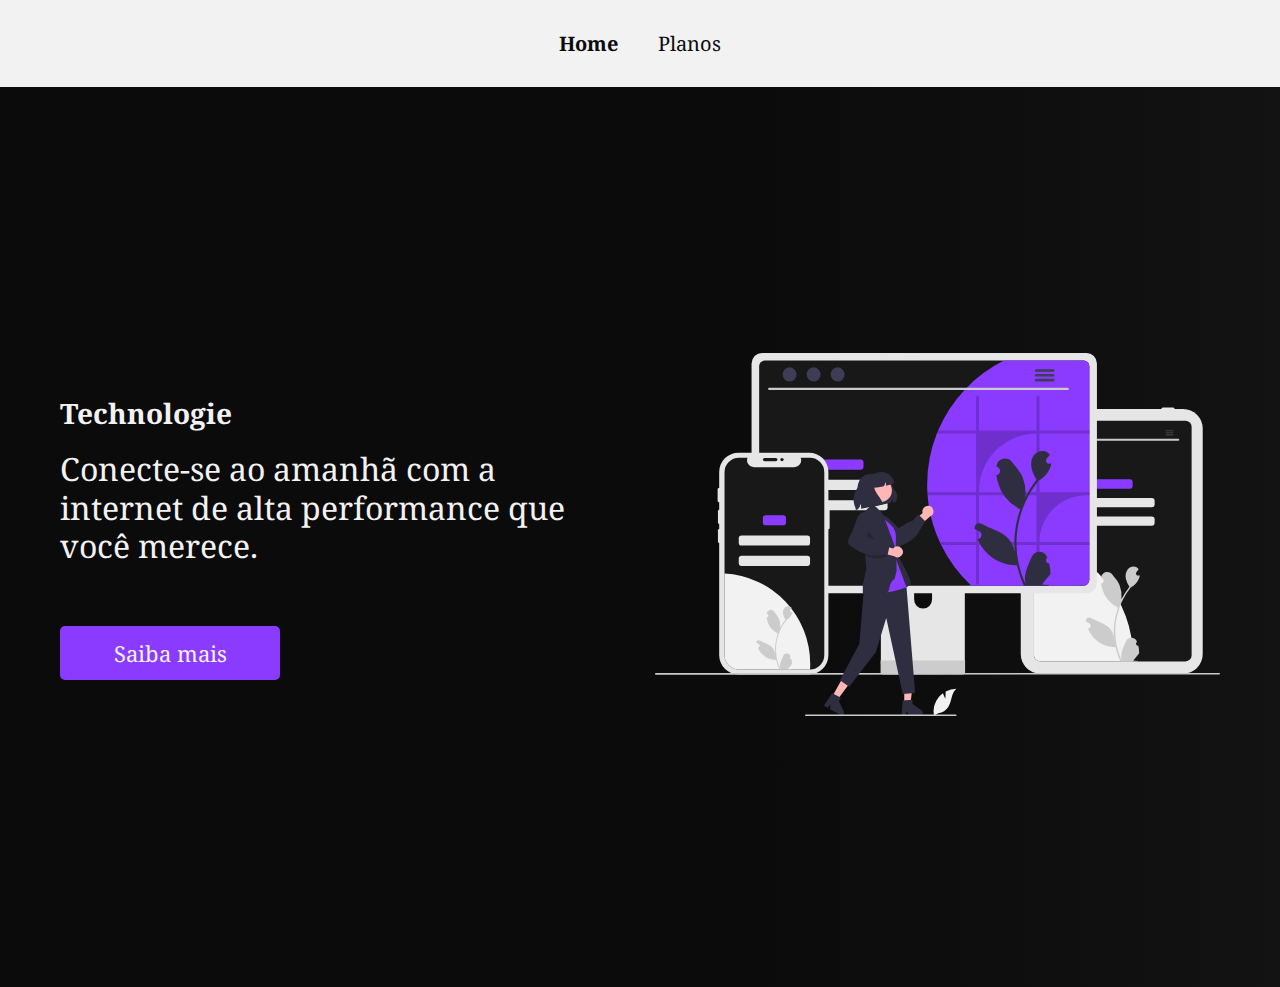
<file: index.html>
<!DOCTYPE html>
<html lang="en">

<head>
  <meta charset="UTF-8">
  <meta name="viewport" content="width=device-width, initial-scale=1.0">
  <link href="https://fonts.googleapis.com/css?family=Noto+Serif:400,700" rel="stylesheet">
  <link rel="stylesheet" href="./styles/pages/index.css">
  <title>Technologie</title>
</head>

<body>
  <header class="header">
    <nav>
      <ul>
        <li><a href="index.html" class="active">Home</a></li>
        <li><a href="./planos.html">Planos</a></li>
      </ul>
    </nav>
  </header>
  <main class="main">
    <section class="main__descriptions">
      <h1 class="main__descriptions__title">Technologie</h1>
      <p class="main__descriptions__subtitle">
        Conecte-se ao amanhã com a internet
        <br>
        de alta performance que você merece.
      </p>
      <a href="planos.html" class="button-primary">Saiba mais</a>
    </section>
    <section class="main__brand">
      <img src="./src/web.svg" alt="Imagem capa">
    </section>
  </main>
</body>

</html>
</file>
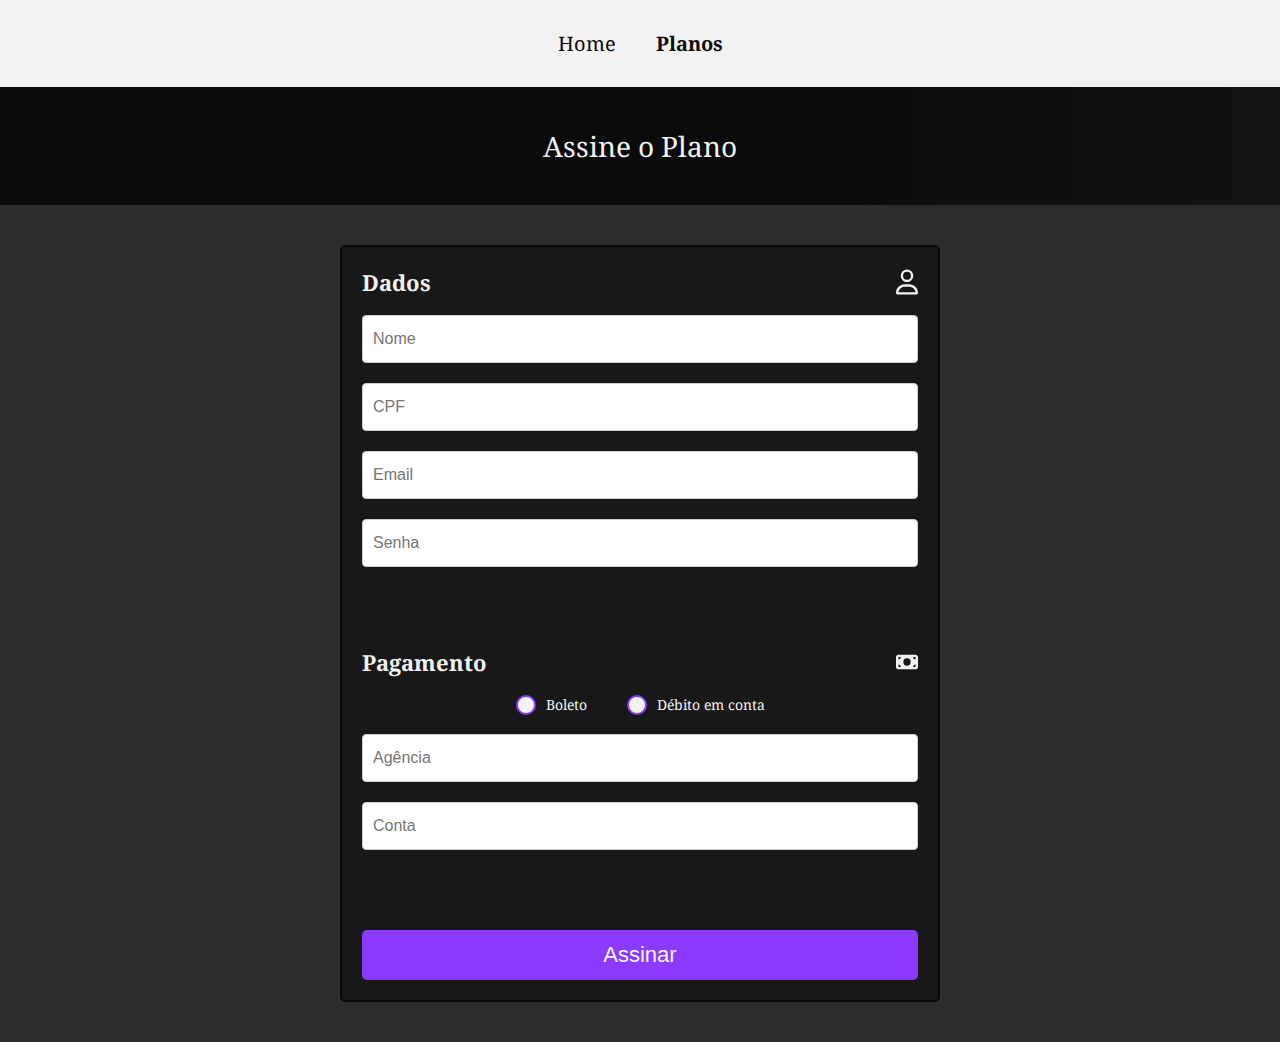
<file: pagar.html>
<!DOCTYPE html>
<html lang="en">

<head>
  <meta charset="UTF-8">
  <meta name="viewport" content="width=device-width, initial-scale=1.0">
  <link href="https://fonts.googleapis.com/css?family=Noto+Serif:400,700" rel="stylesheet">
  <link rel="stylesheet" href="./styles/pages/pagar.css">
  <title>Technologie - Planos</title>
</head>

<body>
  <header class="header">
    <nav>
      <ul>
        <li><a href="index.html">Home</a></li>
        <li><a href="./planos.html" class="active">Planos</a></li>
      </ul>
    </nav>
  </header>
  <main class="t-plans">
    <div class="head">
      <h1 class="head__title">Assine o Plano</h1>
    </div>
    <form class="p-payment">
      <div class="p-payment__content">
        <div class="p-payment__content__top">
          <h2>Dados</h2>
          <img src="./src/icons/user-regular.svg" alt="Icone usuário">
        </div>
        <input type="text" id="name" name="name" placeholder="Nome" required>
        <input type="text" id="cpf" name="cpf" placeholder="CPF" required>
        <input type="email" id="email" name="email" placeholder="Email" required>
        <input type="password" id="password" name="password" placeholder="Senha" required>
      </div>
      <div class="p-payment__content">
        <div class="p-payment__content__top">
          <h2>Pagamento</h2>
          <img src="./src/icons/money-bill-solid.svg" alt="Icone usuário">
        </div>
        <div class="radio__options">
          <div class="radio__options__op">
            <input type="radio" id="ticket" name="payment-method" value="boleto">
            <label for="ticket">
              <span class="custom-radio"></span>
              Boleto
            </label>
          </div>
          <div class="radio__options__op">
            <input type="radio" id="number-credit" name="payment-method" value="credit-card">
            <label for="number-credit">
              <span class="custom-radio"></span>
              Débito em conta
            </label>
          </div>
        </div>
        <input type="text" name="agency" placeholder="Agência">
        <input type="text" name="account" placeholder="Conta">
      </div>
      <div>
        <button type="submit" class="button-primary">Assinar</button>
      </div>
    </form>
  </main>
</body>

</html>
</file>
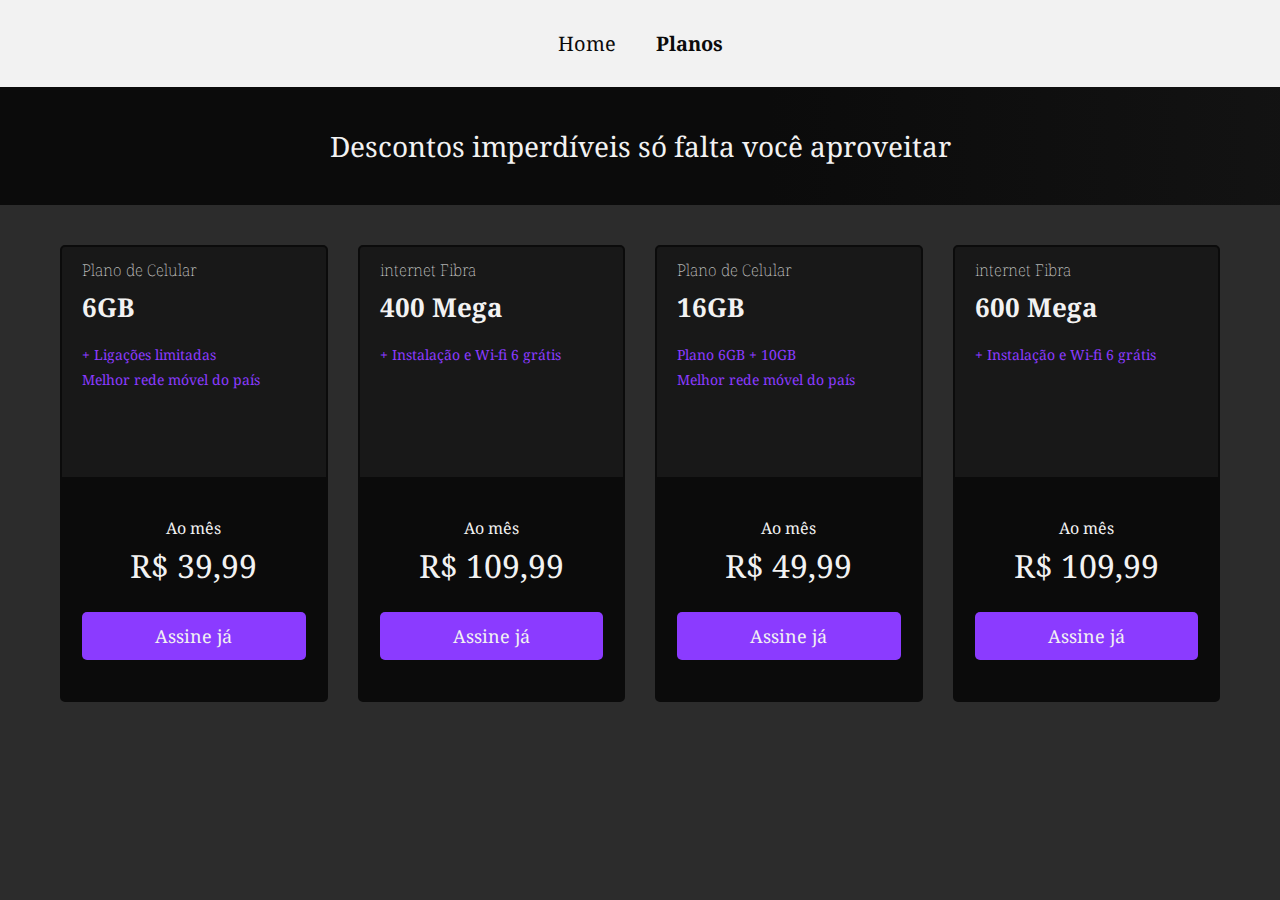
<file: planos.html>
<!DOCTYPE html>
<html lang="en">

<head>
  <meta charset="UTF-8">
  <meta name="viewport" content="width=device-width, initial-scale=1.0">
  <link href="https://fonts.googleapis.com/css?family=Noto+Serif:400,700" rel="stylesheet">
  <link rel="stylesheet" href="./styles/pages/planos.css">
  <title>Technologie - Planos</title>
</head>

<body>
  <header class="header">
    <nav>
      <ul>
        <li><a href="index.html">Home</a></li>
        <li><a href="./planos.html" class="active">Planos</a></li>
      </ul>
    </nav>
  </header>
  <main class="t-plans">
    <div class="head">
      <h1 class="head__title">Descontos imperdíveis só falta você aproveitar</h1>
    </div>
    <ul class="t-plans__list">
      <li class="t-plans__list__plan">
        <div class="t-plans__list__plan__details">
          <h2>Plano de Celular</h2>
          <h3>6GB</h3>
          <p class="t-plans__list__plan__block__info">+ Ligações limitadas</p>
          <p class="t-plans__list__plan__block__info">Melhor rede móvel do país</p>
        </div>
        <div class="t-plans__list__plan__block">
          <span>Ao mês</span>
          <p>R$ 39,99</p>
          <a class="button-primary" href="./pagar.html">Assine já</a>
        </div>
      </li>
      <li class="t-plans__list__plan">
        <div class="t-plans__list__plan__details">
          <h2>internet Fibra</h2>
          <h3>400 Mega</h3>
          <p class="t-plans__list__plan__block__info">+ Instalação e Wi-fi 6 grátis</p>
        </div>
        <div class="t-plans__list__plan__block">
          <span>Ao mês</span>
          <p>R$ 109,99</p>
          <a class="button-primary" href="./pagar.html">Assine já</a>
        </div>
      </li>
      <li class="t-plans__list__plan">
        <div class="t-plans__list__plan__details">
          <h2>Plano de Celular</h2>
          <h3>16GB</h3>
          <p class="t-plans__list__plan__block__info">Plano 6GB + 10GB</p>
          <p class="t-plans__list__plan__block__info">Melhor rede móvel do país</p>
        </div>
        <div class="t-plans__list__plan__block">
          <span>Ao mês</span>
          <p>R$ 49,99</p>
          <a class="button-primary" href="./pagar.html">Assine já</a>
        </div>
      </li>
      <li class="t-plans__list__plan">
        <div class="t-plans__list__plan__details">
          <h2>internet Fibra</h2>
          <h3>600 Mega</h3>
          <p class="t-plans__list__plan__block__info">+ Instalação e Wi-fi 6 grátis</p>
        </div>
        <div class="t-plans__list__plan__block">
          <span>Ao mês</span>
          <p>R$ 109,99</p>
          <a class="button-primary" href="./pagar.html">Assine já</a>
        </div>
      </li>
    </ul>
  </main>
</body>

</html>
</file>
<file: styles/pages/index.css>
@import url('../_index.css');

.main {
  max-width: 1800px;
  height: 100vh;
  display: grid;
  grid-template-columns: 1fr 1fr;
  justify-content: space-between;
  align-items: center;

  gap: 30px;
  margin: 0 auto;
  padding: 0 60px;
}

.main__descriptions__title {
  font-size: 28px;
  font-weight: bold;
  color: var(--white);

  margin-bottom: 18px;
}

.main__descriptions__subtitle {
  font-size: 47px;
  color: var(--white);
  line-height: 1.2;

  margin-bottom: 60px;
}

.main__brand img {
  width: 100%;
}

@media (max-width: 1440px) {
  .main__descriptions__subtitle {
    font-size: 32px;
  }
  .main__descriptions__subtitle br {
    display: none;
  }
}

@media (max-width: 768px) {
  .main {
    display: flex;
    flex-direction: column-reverse;
    justify-content: start;

    gap: 60px;
    padding: 60px 30px;
  }
  .main__descriptions {
    display: flex;
    flex-direction: column;
    align-items: center;
  }
  .main__descriptions__title, 
  .main__descriptions__subtitle {
    text-align: center;
  }
  .main__descriptions__subtitle {
    font-size: 22px;
  }
}
</file>
<file: styles/pages/pagar.css>
@import url('../_index.css');

body {
  background: var(--black-020);
}

.p-payment {
  display: flex;
  flex-direction: column;
  gap: 60px;
  max-width: 600px;
  background: var(--black-010);
  border: 2px solid var(--black);
  border-radius: 5px;

  margin: 40px auto;
  padding: 20px;
}

.p-payment__content__top {
  display: flex;
  justify-content: space-between;
  gap: 20px;
  margin-bottom: 18px;
}

.p-payment__content__top h2 {
  font-size: 22px;
  color: var(--white);
}

.p-payment__content__top img {
  width: 22px;
}

.p-payment__content__options {
  display: flex;
  justify-content: space-around;
}

.button-primary {
  width: 100%;
}

@media (max-width: 630px) {
  .p-payment {
    margin: 40px 20px;
  }
}
</file>
<file: styles/pages/planos.css>
@import url('../_index.css');

body {
  background: var(--black-020);
}

.t-plans__list {
  max-width: 1500px;
  margin: 0 auto;

  display: grid;
  grid-template-columns: repeat(4, 1fr);
  gap: 30px;

  padding: 40px 60px;
}

.t-plans__list__plan {
  background: var(--black-010);
  border: 2px solid var(--black);
  border-radius: 5px;
}

.t-plans__list__plan__details {
  height: 230px;
  padding: 12px 20px;
}

.t-plans__list__plan__details h2 {
  font-size: 16px;
  font-weight: 100;
  color: var(--white);

  margin-bottom: 8px;
}

.t-plans__list__plan__details h3 {
  font-size: 26px;
  color: var(--white);
  margin-bottom: 20px;
}

.t-plans__list__plan__block__info {
  font-size: 14px;
  color: var(--primary);
  margin-bottom: 6px;
}

.t-plans__list__plan__block {
  display: flex;
  flex-direction: column;
  align-items: center;
  background-color: var(--black);

  gap: 5px;
  padding: 40px 20px;
}

.t-plans__list__plan__block span,
.t-plans__list__plan__block p { 
  color: var(--white);
}

.t-plans__list__plan__block p {
  font-size: 32px;
  margin-bottom: 20px;
}

.button-primary {
  width: 100%;
  font-size: 18px;
}

@media (max-width: 1162px) {
  .t-plans__list {
    grid-template-columns: repeat(2, 1fr);
  }
}

@media (max-width: 768px) {
  .t-plans__top__title {
    font-size: 22px;
  }

  .t-plans__list {
    grid-template-columns: 1fr;   
  }
}

@media (max-width: 630px) {
  .t-plans__list {
    padding: 40px 20px;
  }
}
</file>
